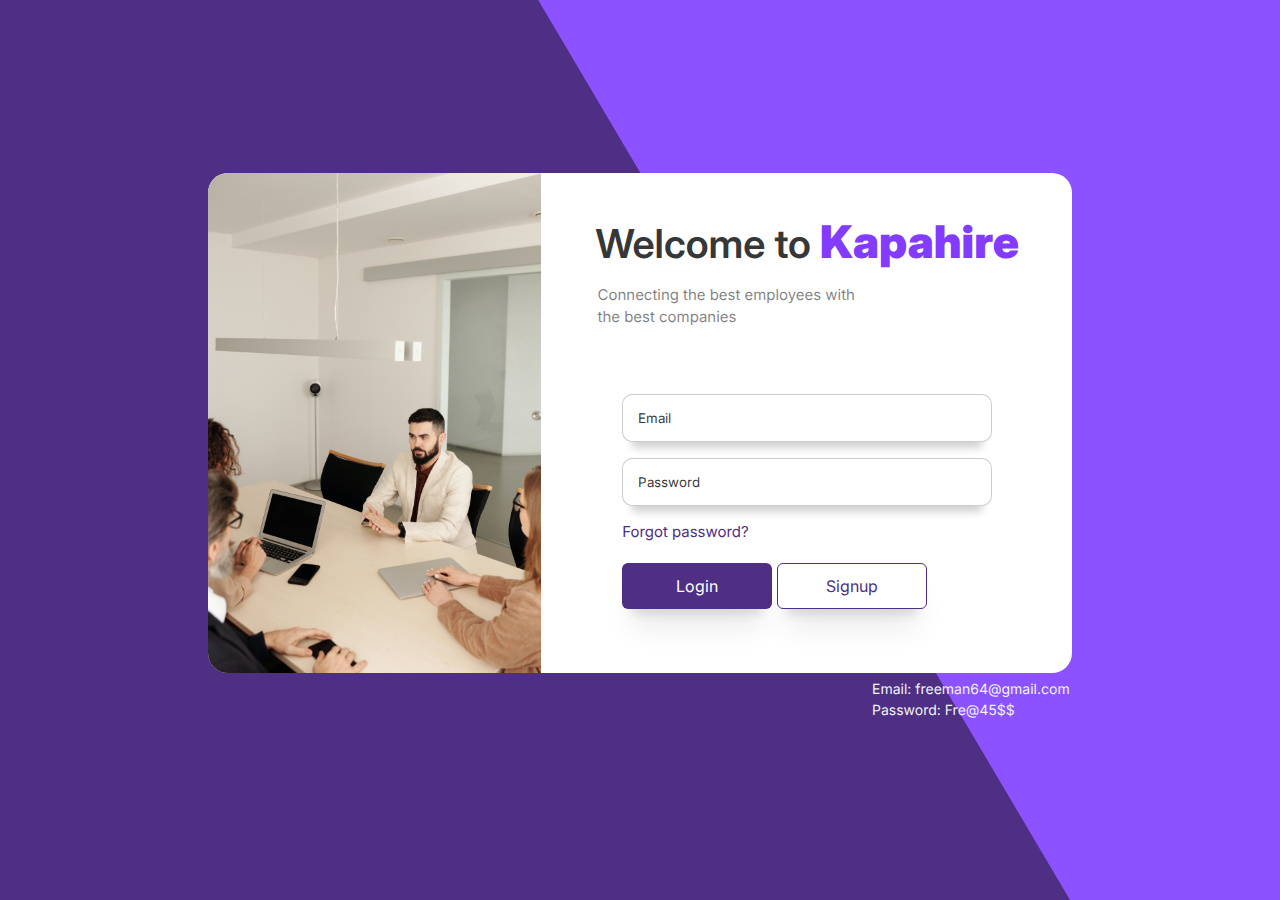
<file: index.html>
<!DOCTYPE html>
<html lang="en" dir="ltr">
    <head>
        <meta charset="UTF-8">
        <meta name="viewport" content="width=device-width, intial scale=1.0">
        <meta name="author" content="Thelma Osifo">
        <meta name="description" content="Kapahire website">
        <meta name="keywords" content="findjobs, hire, jobs">
        <link rel="preconnect" href="https://fonts.googleapis.com">
        <link rel="preconnect" href="https://fonts.gstatic.com" crossorigin>
        <link rel="stylesheet" href="https://fonts.googleapis.com/css2?family=Inter:wght@400;600;700&family=Nunito+Sans:wght@400;600;700&display=swap" >
        <link rel="stylesheet" href="https://cdnjs.cloudflare.com/ajax/libs/font-awesome/6.2.0/css/all.min.css" integrity="sha512-xh6O/CkQoPOWDdYTDqeRdPCVd1SpvCA9XXcUnZS2FmJNp1coAFzvtCN9BmamE+4aHK8yyUHUSCcJHgXloTyT2A==" crossorigin="anonymous" referrerpolicy="no-referrer" />
        <title>Kapahire Login</title>
        <link rel="shortcut icon" href="assets/img/favicon.png?v=2" type="image/x-icon">
        <link rel="stylesheet" href="assets/style/style.css" media="screen">
        <script src="assets/script/script.js" defer></script>
    </head>
    <body>
        <main>
            <div class="container">
                <div class="login-page">
                    <div class="login-image">
                        <img src="./assets/img/login.jpg">
                    </div>
                    <div class="login-form">
                        <h2>Welcome to <span>Kapahire</span></h2>
                        <p class="note">Connecting the best employees with the best companies</p>

                        
                        <form>
                            <div class="message"></div>
                            <input type="text" class="email" placeholder="Email" required>
                            <input type="password" class="password" placeholder="Password" required>

                            <p class="password-reset"><a href="#">Forgot password?</a></p>

                            <input type="button" id="login" name="Login" value="Login">
                            <input type="button" id="signup" name="Signup" value="Signup">
                        </form>
                    </div>
                </div>
                <div class="credentials">
                    <p>Email: freeman64@gmail.com</p>
                    <p>Password: Fre@45$$</p>
                </div>
            </div>
        </main>
    </body>
</html>
</file>
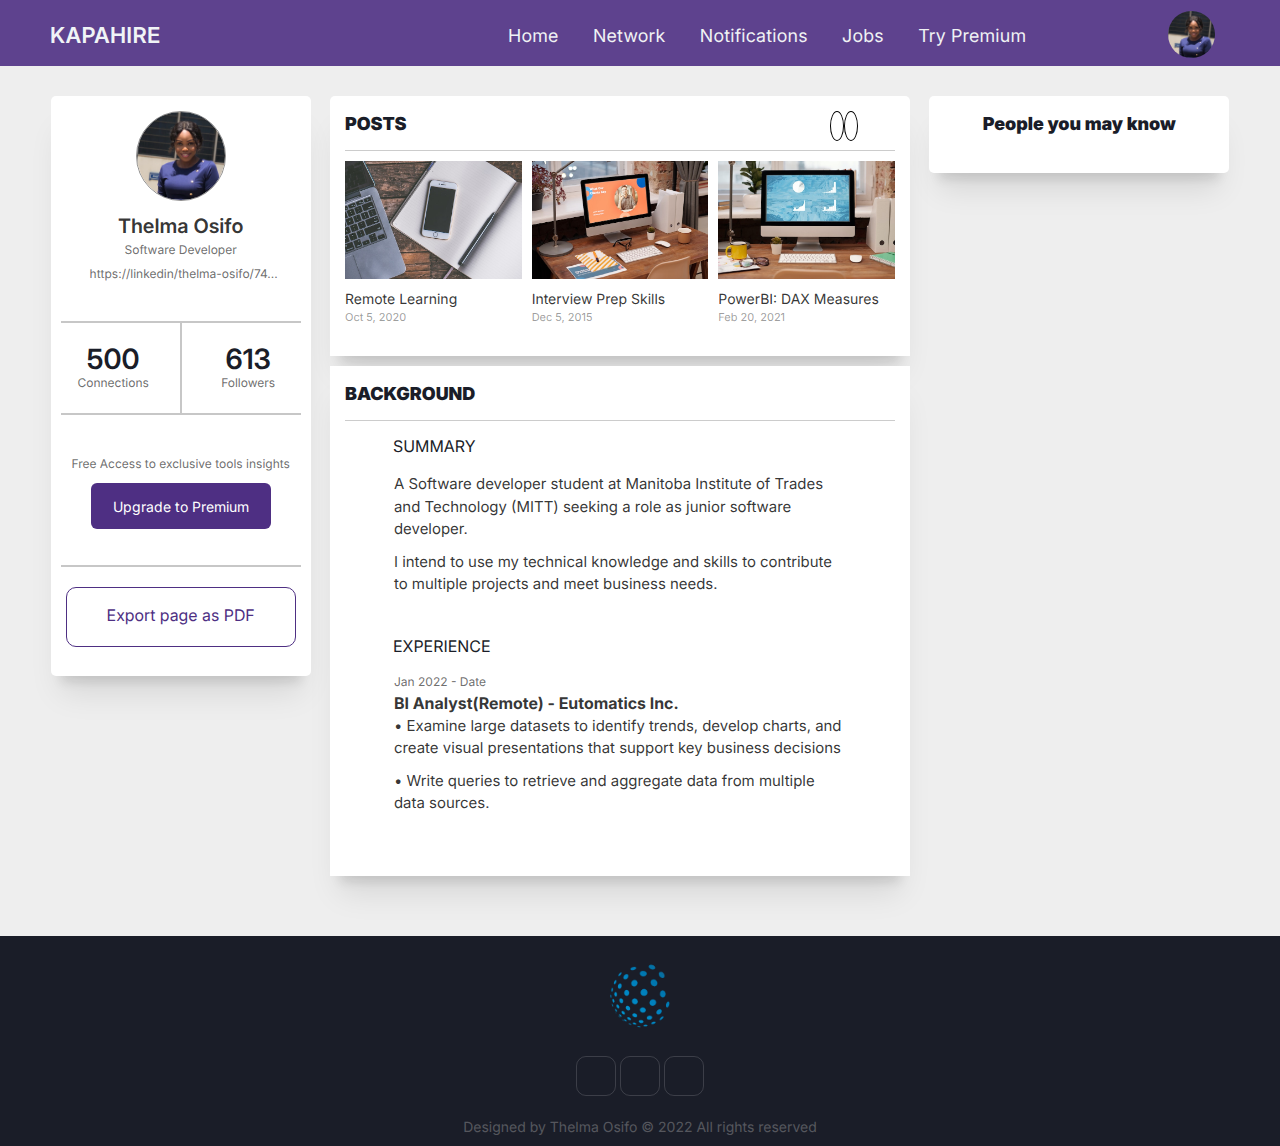
<file: home.html>
<!DOCTYPE html>
<html lang="en" dir="ltr">
    <head>
        <meta charset="UTF-8">
        <meta name="viewport" content="width=device-width, intial scale=1.0">
        <meta name="author" content="Thelma Osifo">
        <meta name="description" content="Kapahire website">
        <meta name="keywords" content="findjobs, hire, jobs">
        <link rel="preconnect" href="https://fonts.googleapis.com">
        <link rel="preconnect" href="https://fonts.gstatic.com" crossorigin>
        <link rel="stylesheet" href="https://fonts.googleapis.com/css2?family=Inter:wght@400;600;700&family=Nunito+Sans:wght@400;600;700&display=swap" >
        <link rel="stylesheet" href="https://cdnjs.cloudflare.com/ajax/libs/font-awesome/6.2.0/css/all.min.css" integrity="sha512-xh6O/CkQoPOWDdYTDqeRdPCVd1SpvCA9XXcUnZS2FmJNp1coAFzvtCN9BmamE+4aHK8yyUHUSCcJHgXloTyT2A==" crossorigin="anonymous" referrerpolicy="no-referrer" />
        <title>Kapahire-Thelma</title>
        <link rel="shortcut icon" href="assets/img/favicon.png?v=2" type="image/x-icon">
        <link rel="stylesheet" href="assets/style/home.css" media="screen">
        <script src="assets/script/index.js" defer></script>
    </head>
    <body>
        <main>
            <header>
                <div class="container flexbox">
                    <div class="title"><h1>Kapahire</h1></div>
                    <nav>
                        <ul>
                            <li><a href="#">Home</a></li>
                            <li><a href="#">Network</a></li>
                            <li><a href="#">Notifications</a></li>
                            <li><a href="#">Jobs</a></li>
                            <li><a href="#">Try Premium</a></li>
                        </ul>
                    </nav>
                    
                    <div class="profile">
                        <img src="./assets/img/profile.jfif">
                    </div>
                </div>
            </header>

            <section>
                <div class="container">
                    <div class="columns">
                        <div class="profile-info">
                            <div class="profile-image">
                                <img src="./assets/img/profile.jfif">
                            </div>

                            <div class="profession">
                                <p>Thelma Osifo</p>
                                <P>Software Developer</P>
                                <p><i class="fa-solid fa-link"></i> https://linkedin/thelma-osifo/74...</p>
                            </div>
                            <div class="divider"></div>

                            <div class="analytics">
                                <div class="connections">
                                    <span>500</span>
                                    <p>Connections</p>
                                </div>

                                <div class="divider"></div>

                                <div class="followers">
                                    <span>613</span>
                                    <p>Followers</p>
                                </div>
                            </div>
                            <div class="divider"></div>

                            <div class="upgrade">
                                <p>Free Access to exclusive tools insights</p>
                                <button>Upgrade to Premium</button>
                            </div>
                            <div class="divider"></div>

                            <div class="export">
                                <p><i class="fa-solid fa-file-export"></i> Export page as PDF</p>
                            </div>
                        </div>
                        <div class="posts">
                            <div class="box1">
                                <div class="header">
                                    <p>Posts</p>
                                    <div class="icons">
                                        <i class="fa-solid fa-chevron-left"></i>
                                        <i class="fa-solid fa-chevron-right"></i>
                                    </div>
                                </div>
                                <div class="social-posts">
                                    <div class="post post1">
                                        <img src="./assets/img/image1.jpg">
                                        <p>Remote Learning</p>
                                        <p>Oct 5, 2020</p>
                                    </div>
                                    <div class="post post2">
                                        <img src="./assets/img/image2.jpg">
                                        <p>Interview Prep Skills</p>
                                        <p>Dec 5, 2015</p>
                                    </div>
                                    <div class="post post3">
                                        <img src="./assets/img/image3.jpg">
                                        <p>PowerBI: DAX Measures</p>
                                        <p>Feb 20, 2021</p>
                                    </div>
                                </div>
                            </div>
                            <div class="background">
                                <div class="header">
                                    <p>Background</p>
                                </div>
                                <div class="subheading">
                                    <i class="fa-solid fa-clipboard-list"></i>
                                    <h3>Summary</h3>
                                </div>
                                <div class="summary">
                                    <p>
                                        A Software developer student at Manitoba Institute of Trades and Technology
                                        (MITT) seeking a role as junior software developer. 
                                    </p>
                                    <p>
                                        I intend to use my technical knowledge
                                        and skills to contribute to multiple projects and meet business needs.
                                    </p>
                                </div>

                                <div class="subheading">
                                    <i class="fa-solid fa-suitcase"></i>
                                    <h3>Experience</h3>
                                </div>
                                <div class="summary">
                                    <h6>Jan 2022 - Date</h6>
                                    <h4>BI Analyst(Remote) - Eutomatics Inc.</h4>
                                    <p>
                                       • Examine large datasets to identify trends, develop charts, and 
                                        create visual presentations that support key business decisions
                                    </p>
                                    <p>
                                        • Write queries to retrieve and aggregate data from multiple
                                        data sources.
                                    </p>
                                </div>
                            </div>
                        </div>
                        <div class="friends">
                            <p>People you may know</p>

                            <div class="other-users"></div>
                        </div>
                    </div>
                </div>
            </section>

            <div class="logout">
                <a href=#><i class="fa-solid fa-right-from-bracket"></i> Logout</a>
            </div>

            <footer>
                <div class="container footer">
                    <div class="logo">
                        <img src="./assets/img/favicon.png" alt="Logo">
                    </div>
                    <div class="social-icons">
                        <ul>
                            <li><a href= #><i class="fa-brands fa-facebook"></i></a></li>
                            <li><a href= #><i class="fa-brands fa-instagram"></i></a></li>
                            <li><a href= #><i class="fa-brands fa-twitter"></i></a></li>
                        </ul>   
                        <p class="copyright">Designed by Thelma Osifo &copy; 2022 All rights reserved</p>
                    </div>
                </div>
            </footer>
        </main>
    </body>
</html>
</file>
<file: assets/style/style.css>
@import './reset.css';

:root {
    --app-dark-bg:#1a1d28;
    --app-blue:#3c57ff;
    --app-blue-hover:#233ff8;
    --app-purple-hover: #7526fd;
    --app-purple:#833cff;
    --app-light-purple: #4e2f83;
    --app-light-bg: #f0f4f6;
    --app-border-radius: 10px;
    --text-color: rgb(0, 0, 0, 0.8);;
}

html {
    scroll-behavior: smooth;
    transition: all 0.25s ease-in-out;
}

body {
    background: #1a1d28 url(../img/bg.png) center center / cover no-repeat fixed;
    /* background-color: #4e2f83; */
    height:100vh;
    overflow: hidden;
}

main {
    display: grid;
    place-items: center;
    height: 100vh;
    height: calc(var(--vh, 1vh) * 100);
}

.container {
    width: min(100% - 30px, 1080px);
    margin-inline: auto;
}

/* -------------------------------- */
/*              Loginpage           */
/* -------------------------------- */
.login-page {
    width: 80%;
    height: 500px;
    background-color: #fff;
    border: none;
    border-radius: 20px;
    display: flex;
    place-items: center;
    margin-inline: auto;
    flex-direction: row;
    
}

.login-image {
    width: 335px;
    height: 500px;
    border: none;
}

img {
    max-width: 100%;
    max-height: 100%;
    border-top-left-radius: 20px;
    border-bottom-left-radius: 20px;
}


/* -------------------------------- */
/*              Form                */
/* -------------------------------- */

.login-form {
    width: 530px;
    height: 500px;
    border: none;
    padding: 20px 20px;
}

.login-form h2 {
    margin-top: 15px;
    font-size: 40px;
    font-weight: 600;
    text-align: center;
    color: var(--text-color);
}

.login-form .note {
    margin-top: 8px;
    margin-left: 30px;
    border: none;
    padding: 0px 5px;
    width: 280px;
    font-size: 15px;
    font-weight: 400;
    text-align: left;
    color: rgb(0, 0, 0, 0.5);
}

.login-form h2 span {
    color: var(--app-purple);
    font-size: 45px;
    font-weight: 900;
}

form {
    margin-top: 15px;
    border: none;
    width: 400px;
    padding: 15px;
    height: 300px;
    margin-inline: auto;
}

input[type=text], input[type=password] {
    width: 100%;
    padding:15px 15px;
    display: inline-block;
    border: 1px solid rgb(0, 0, 0, 0.2);
    box-sizing: border-box;
    margin: 8px 0;
    border-radius: var(--app-border-radius);
    outline: none;
    border-bottom-width: 1px;
    box-shadow: rgba(0, 0, 0, 0.1) 0px 15px 10px -10px, rgba(0, 0, 0, 0.1) 0px 16px 10px -10px;
}

input[type=text] {
    margin-top: 10px;
}

input[type=text]:focus, input[type=password]:focus {
    border: 1px solid rgb(0, 0, 0, 0.3);
}

::placeholder {
    color: var(--text-color);
}

.password-reset {
    margin-top: 5px;
}

.password-reset a {
    font-size: 15px;
    color: #4e2f83;
    text-decoration: none;
}

/* -------------------------------- */
/*            Buttons               */
/* -------------------------------- */

input[type=button] {
    color: #fff;
    font-size: 16px;
    background-color: var(--app-light-purple);
    border: none;
    width: 150px;
    height: 46px;
    padding: 10px;
    margin: 20px 0;
    cursor: pointer;
    border-radius: 6px;
    text-align: center;
    box-shadow: rgba(0, 0, 0, 0.1) 0px 26px 30px -10px, rgba(0, 0, 0, 0.1) 0px 16px 10px -10px;
    transition: all 0.25s ease-in-out;
}

.button {
    text-align: center;
}

input[type="button"]:hover {
    background-color: var(--app-purple-hover);
}

#signup {
    background-color: #fff;
    color: var(--app-light-purple);
    border: 1px solid var(--app-light-purple);
}

#signup:hover {
    background-color: var(--app-light-purple);
    color: #fff;
}

/* -------------------------------- */
/*           Error Message          */
/* -------------------------------- */

.message {
    color: #c12020; 
    font-weight: 400;
    font-size: 14px;
    border: none;
    height: 25px;
    padding: 0 3px;
    visibility: hidden; 
    opacity: 0;
}

.message.is-visible {
    visibility: visible;
    opacity: 1;
}

/* -------------------------------- */
/*             credentials          */
/* -------------------------------- */

.credentials {
    border: none;
    padding: 2px;
    height: 50px;
    width: 310px;
    margin: 4px 0 0 auto;
}

.credentials p {
    color: #f0f4f6;
    font-size: 14px;
}

/* -------------------------------- */
/*          Media Queries           */
/* -------------------------------- */

@media only screen  and (max-width: 1100px) {

    .login-image {
        display: none;
        border: none;
    }

    .login-page {
        width: 60%;
        height: 500px;
        
    }

    .login-form {
        width: 530px;
        height: 500px;
        border: none;
        padding: 20px 20px;
        margin-inline: auto;
    }
    
    .login-form .note {
        border: none;
        width: 300px;
        text-align: left;
    }

    input[type=button] {
        margin-inline: auto;
    }
        
}

@media only screen  and (max-width: 920px) {

    .login-page {
        width: 50%;
        height: 520px; 
    }

    .login-form {
        width: 530px;
        height: 500px;
        border: none;
        padding: 20px 20px;
        margin-inline: auto;
    }
    
    .login-form .note {
        border: none;
        width: 320px;
        margin-top: 8px;
        margin-left: 16%;
        text-align: left;
    }

    .login-form h2 {
        margin-top: 20px;
        font-size: 30px;
        font-weight: 600;
    }
    
    .login-form h2 span {
        font-size: 35px;
        font-weight: 900;
    }

    form:not(p)  {
        margin-top: 5px;
        border: none;
        width: 320px;
        padding: 15px;
        height: 320px;
        margin-inline: auto;
        text-align: center;
    }
    
    input[type=text], input[type=password] {
        width: 100%;
        padding:15px 15px;
    }

    input[type=button] {
        margin: 40px 0;
        width: 140px;
        margin-inline: auto;
    }

    .password-reset a {
        font-size: 14px;
        margin-left: 58%;
    }

        
}

@media only screen  and (max-width: 890px) {

    .login-page {
        width: 70%;
        height: 520px; 
    }

    .login-form {
        width: 530px;
        height: 500px;
        border: none;
        padding: 20px 20px;
        margin-inline: auto;
    }
    
    .login-form .note {
        border: none;
        width: 280px;
        margin-inline: auto;
        text-align: center;
    }

    .login-form h2 {
        margin-top: 20px;
        font-size: 28px;
        font-weight: 600;
        margin-inline: auto;
    }
    
    .login-form h2 span {
        font-size: 30px;
        font-weight: 600;
    }

    form:not(p)  {
        margin-top: 5px;
        border: none;
        width: 320px;
        padding: 15px;
        height: 320px;
        margin-inline: auto;
        text-align: center;
    }
    
    input[type=text], input[type=password] {
        width: 100%;
        padding:15px 15px;
    }

    input[type=button] {
        margin: 40px 0;
        width: 140px;
        margin-inline: auto;
    }

    .password-reset a {
        font-size: 14px;
        margin-left: 58%;
    }
        
}


@media only screen  and (max-width: 480px) {

    .login-page {
        width: 100%;
        height: 520px;
        background-color: rgba(255, 255, 255, 0.9);
        backdrop-filter: blur(10px);
    }

    .login-form {
        width: 350px;
        height: 500px;
        border: none;
        padding: 15px 10px;
        margin-inline: auto;
    }
    
    .login-form .note {
        border: none;
        width: 290px;
        margin-inline: auto;
        text-align: left;
        font-size: 14px;
    }

    .login-form h2 {
        margin-top: 25px;
        font-size: 25px;
        font-weight: 500;
    }
    
    .login-form h2 span {
        font-size: 32px;
        font-weight: 600;
    }

    form:not(p)  {
        margin-top: 25px;
        border: none;
        width: 300px;
        padding: 10px 8px;
        height: 320px;
        margin-inline: auto;
        text-align: center;
    }
    
    input[type=text], input[type=password] {
        width: 100%;
        padding:15px 15px;
        box-shadow: none;
    }

    input[type=button] {
        margin: 40px 0;
        width: 137px;
        margin-inline: auto;
    }

    .password-reset a {
        margin-left: 57%;
    }

    .credentials {
        display: none;
    }

    .message {
        font-weight: 400;
        font-size: 13px;
    }
        
}

@media only screen  and (max-width: 400px) {

    .login-page {
        width: 100%;
        height: 520px;
    }

    .login-form {
        width: 280px;
        height: 500px;
        border: none;
        padding: 15px 10px;
        margin-inline: auto;
    }
    
    .login-form .note {
        width: 260px;
        font-size: 14px;
    }

    .login-form h2 {
        margin-top: 23px;
        font-size: 23px;
        font-weight: 400;
    }
    
    .login-form h2 span {
        font-size: 28px;
        font-weight: 600;
    }

    form:not(p)  {
        margin-top: 25px;
        border: none;
        width: 260px;
    }

    input[type=button] {
        margin: 40px 0;
        width: 115px;
        margin-inline: auto;
    }

    .password-reset a {
        margin-left: 50%;
    }
        
}
</file>
<file: assets/style/home.css>
@import './reset.css';

:root {
    --app-dark-blue:#1a1d28;
    --app-blue:#3c57ff;
    --app-blue-hover:#233ff8;
    --app-purple-hover: #7526fd;
    --app-light-purple: #4e2f83;
    --app-purple:#833cff;
    --app-light-bg: rgba(221, 221, 221, 0.5);
    --app-border-radius: 10px;
    --text-color: rgb(0, 0, 0, 0.8);;
}

html {
    scroll-behavior: smooth;
    transition: all 0.25s ease-in-out;
}

body {
    background-color: var(--app-light-bg);
    height: 100vh;
    color: var(--text-color);
}

.container {
    width: min(100% - 15px, 1180px);
    margin-inline: auto;
}

/* -------------------------------- */
/* Header                           */
/* -------------------------------- */

header {
    width: 100%;
    height: 66px;
    overflow: hidden;
    background-color: rgb(78, 47, 131, 0.9);
    border: none;
    padding: 8px 0px;
}
  
.flexbox {
    display: flex;
}

.title {
    width: 30%;
    height: 46px;
}

.title h1 {
    font-size: 22px;
    font-weight: 600;
    color: #f0f4f6;
    line-height: 56px;
    text-transform: uppercase;
    letter-spacing: 0.3px;
}

/* form {
    width: 14%;
    text-align: right;
}
  
form input {
    display: inline;
    line-height: 36px;
    margin: 10px 0;
}
  
form input[type="search"] {
    width: 150px;
    height: 36px;
    padding: 0 30px 0 38px;
    font-size: 15px;
    font-weight: 300;
    text-align: left;
    color: #f0f4f6;
    background: transparent url(../img/search-icon.png) no-repeat 10px 10px;
    border: 1px solid rgb(255, 255, 255, 0.3);
    border-radius: 25px;
    text-decoration: none;
    background-size: 17px;
    transition: border-color 0.25s ease-in-out;
}
  
form input[type="search"]:hover {
    border: 1px solid rgb(255, 255, 255, 0.6);
} */
  

nav {
    width: 70%;
    text-align: center;
}

nav ul {
    list-style: none;
}

nav ul li {
    display: inline;
    line-height: 56px;
    cursor: default;
}

nav ul li a {
    font-size: 18px;
    color: #f0f2f4;
    font-weight: 400;
    text-decoration: none;
    letter-spacing: 0.2px;
    cursor: pointer;
    transition: all 0.25s ease-in-out;
}

nav ul li a:hover {
    color: var(--text-color);
}

nav ul li + li {
    margin-left: 30px;
}

.profile {
    width: 50px;
    height: 50px;
    border: none;
    text-align: right;
    margin: 3px 15px;
    border-radius: 50%;
    cursor: pointer;
    position: relative;
}

.profile img, .profile-image img {
    max-width: 100%;
    max-height: 100%;
    border-radius: 50%;
}

/* -------------------------------- */
/* Kaphire page                     */
/* -------------------------------- */

section {
    margin-top: 30px;
    width: 100%;
    height: 100%;
}

.columns {
    border: none;
    width: 100%;
    height: 100%;
    display: flex;
    flex-direction: row;
    flex-wrap: wrap;
    gap: 18px;
}

/* -------------------------------- */
/* Profile Info                     */
/* -------------------------------- */

.profile-info {
    width: 260px;
    height: 480px;
    border: none;
    padding: 15px 10px;
    height: 580px;
    border-radius: 5px;
    background-color: #fff;
    margin-inline: auto;
    box-shadow: rgba(0, 0, 0, 0.1) 0px 26px 30px -10px, rgba(0, 0, 0, 0.1) 0px 16px 10px -10px;
}

.profile-image {
    width: 90px;
    height: 90px;
    border: 1px solid rgba(31, 30, 30, 0.5);
    margin: 0px auto;
    border-radius: 50%;
}

.profession {
    height: 110px;
    margin-top: 10px;
    border: none;
    text-align: center;
}

.profession p {
    font-size: 20px;
    font-weight: 600;
}

.profession p + p, .analytics p, .upgrade p, .summary h6 {
    color: rgb(73, 73, 73, 0.8);
    font-size: 12px;
    font-weight: 400;
}

.profession i {
    margin-top: 10px;
    margin-left: auto;
    margin-right: 0;
    border-radius: 50%;
    padding: 3px;
    font-size: 18px;
    width: 30px;
    height: 30px;
    color: var(--app-light-purple);
    cursor: pointer;
    transition: all 0.25s ease-in-out;
}

.profession i:hover {
    color: var(--app-purple-hover);
}

.divider {
    width: 100%;
    height: 2px;
    background-color: rgb(71, 71, 71, 0.3);
    margin-top: 0px;
}

.analytics {
    border: none;
    height: 90px;
    display: flex;
    flex-direction: row;
    justify-content: space-between;
}

.analytics .divider {
    height: 100%;
    width: 2px;
}

.connections, .followers {
    width: 105px;
    height: 90px;
    padding: 15px 10px;
    text-align: center;
    border: none;
    background-color: #fff;
}

.analytics span {
    text-align: center;
    font-size: 28px;
    font-weight: 600;
    color: var(--app-dark-blue);
}

.analytics P {
    line-height: 6px;
}

.upgrade, .export {
    padding: 15px 10px;
    background-color: #fff;
    height: 150px;
    text-align: center;
    border-radius: var(--app-border-radius);
}

.upgrade p {
    margin-top: 25px;
}

.upgrade button {
    color: #fff;
    font-size: 14px;
    background-color: var(--app-light-purple);
    color: #fff;
    border: none;
    width: 180px;
    height: 46px;
    padding: 10px;
    margin: 10px auto;
    cursor: pointer;
    border-radius: 6px;
    text-align: center;
    transition: all 0.25s ease-in-out;
}

button:hover {
    background-color: var(--app-purple-hover);
}

.export {
    margin: 20px auto;
    color: var(--app-light-purple);
    background-color: #fff;
    border: 1px solid var(--app-light-purple);
    height: 60px;
    width: 230px;
    cursor: pointer;
    /* box-shadow: rgba(0, 0, 0, 0.1) 0px 26px 30px -10px, rgba(0, 0, 0, 0.1) 0px 16px 10px -10px; */
}


/* -------------------------------- */
/* Post page                        */
/* -------------------------------- */

.posts {
    width: 580px;
    height: 100%;
    border: none;
    margin-inline: auto;
}

.box1 {
    border: none;
    background-color: #fff;
    border-top-left-radius: 5px;
    border-top-right-radius: 5px;
    padding: 15px;
    box-shadow: rgba(0, 0, 0, 0.1) 0px 26px 30px -10px, rgba(0, 0, 0, 0.1) 0px 16px 10px -10px;
}

.header {
    border-bottom: 1px solid rgb(0, 0, 0, 0.2);
    height: 40px;
    display: flex;
    flex-direction: row;
}

.header p {
    text-transform: uppercase;
    font-size: 18px;
    font-weight: 900;
    color: var(--app-dark-blue);
}

.header .icons {
    width: 65px;
    border: none;
    margin-right: 0;
    margin-left: auto;
}

.header .icons i {
    border-radius: 50%;
    border: 1px solid #000;
    padding: 2px 6px;
    font-size: 20px;
    width: 30px;
    height: 30px;
    cursor: pointer;
}

.header .icons i:hover {
    color: var(--app-light-purple);
}

.social-posts {
    margin-top: 10px;
    height: 180px;
    border: none;
    display: flex;
    flex-direction: row;
    gap: 10px;
}

.post {
    width: 180px;
    height: 150px;
    border: none;
    cursor: pointer;
}

.post p {
    margin-top: 10px;
    font-size: 14px;
    color: var(--text-color);
    text-overflow: ellipsis;
    overflow: hidden;
    white-space: nowrap;
    height: 20px;
}

.post p + P {
    margin-top: 0px;
    font-size: 11px;
    color:rgba(0, 0, 0, .4);
    pointer-events: none;
}

.post p:hover {
    color: #000;
}

/* -------------------------------- */
/* Background                       */
/* -------------------------------- */

.background {
    margin-top: 10px;
    border: none;
    height: 510px;
    padding: 15px 15px;
    background-color: #fff;
    box-shadow: rgba(0, 0, 0, 0.1) 0px 26px 30px -10px, rgba(0, 0, 0, 0.1) 0px 16px 10px -10px;
}

.subheading {
    border: none;
    margin-top: 10px;
    height: 32px;
    display: flex;
    flex-direction: row;
}

.background .subheading ~ .subheading {
    margin-top: 35px;
}

.subheading i, .logout i {
    border-radius: 50%;
    border: none;
    padding: 2px 6px;
    font-size: 25px;
    width: 35px;
    height: 35px;
}

.subheading h3 {
    margin-left: 10px;
    color: var(--app-dark-blue);
    text-transform: uppercase;
    font-weight: 400;
    font-size: 16px;
    padding: 3px;
}

.summary {
    margin-top: 10px;
    border: none;
    width: 460px;
    padding: 0px 4px;
    margin-inline: auto;
}

.summary p {
    font-size: 15px;
    text-align: left;
}

.summary p + p {
    margin-top: 10px;
}

/* -------------------------------- */
/* Friends                          */
/* -------------------------------- */
.friends {
    width: 300px;
    height: 100%;
    border-radius: 5px;
    background-color: #fff;
    padding: 15px;
    text-align: center;
    margin-inline: auto;
    box-shadow: rgba(0, 0, 0, 0.1) 0px 26px 30px -10px, rgba(0, 0, 0, 0.1) 0px 16px 10px -10px;
}

.friends p {
    font-size: 18px;
    font-weight: 900;
    color: var(--app-dark-blue);
}

.other-users {
    margin-top: 20px;
    border: none;
}

.user {
    width: 100%;
    height: 80px;
    margin-top: 5px;
    border-bottom: 1px solid rgb(0, 0, 0, 0.2);
    padding: 10px;
    background-color: #fff;
    display: flex;
    flex-direction: row;
    cursor: pointer;
    transition: all 0.25s ease-in-out;
}

.image {
    width: 55px;
    height: 55px;
    border: none;
    text-align: right;
    border-radius: 50%;
}

.user img {
    max-width: 100%;
    max-height: 100%;
    border-radius: 50%;
}

.userinfo {
    border: none;
    width: 180px;
    height: 55px;
    padding: 4px 10px;
}

.user:hover {
    background-color: rgba(243, 241, 241, 0.8);
}

.userinfo p {
    text-align: left;
    color: var(--app-dark-blue);
    font-size: 16px;
    font-weight: 500;
}

.userinfo P + P {
    color: rgb(73, 73, 73, 0.8);
    font-size: 14px;
}

/* -------------------------------- */
/*            logout                */
/* -------------------------------- */

.logout {
    width: 150px;
    height: 46px;
    padding: 10px 20px;
    border: none;
    border-radius: 5px;
    background-color: #fff;
    position: absolute;
    top: 6%;
    right: 8%;
    visibility: hidden;
    opacity: 0; 
}

.logout.is-visible {
    visibility: visible;
    opacity: 1;
}

.logout i {
    padding: 6px 7px;
    border: none;
    font-size: 18px;
    width: 30px;
    height: 30px;
    color: var(--app-light-purple);
}

.logout a {
    font-size: 18px;
    text-decoration: none;
    color: var(--text-color);
}

.logout a:hover {
    color: var(--app-purple-hover);
}


/* -------------------------------- */
/*           Footer                 */
/* -------------------------------- */

footer {
    width: 100%;
    height: 210px;
    overflow: hidden;
    border: none;
    margin-top: 60px;
    padding: 10px;
    background-color: #1a1d28;
}

.footer {
    display: flex;
    flex-direction: column;
}

.logo {
    border: none;
    border-radius: var(--app-border-radius);
    width: 100px;
    height: 100px;
    margin-inline: auto;
}

.social-icons {
    height: 100px;
    margin-inline: auto;
    padding: 10px;
    border: none;
}
  
.social-icons ul {
    list-style: none;
    text-align: center;
}
  
.social-icons ul li {
    display: inline-block;
    width: 40px;
    height: 40px;
    text-align: center;
    overflow: hidden;
}
  
.social-icons ul li a {
    display: inline-block;
    width: 40px;
    height: 40px;
    font-size: 28px;
    color: #fff;
    border: 1px solid rgb(255 255 255 / 0.15);
    border-radius: var(--app-border-radius);
}
    
.fa-brands:hover  {
    color: var(--app-light-purple);
    transition: background-color 0.25s ease-in-out;
}
  
p.copyright {
    font-size: 14px;
    color:  #adadad;
    opacity: 0.4;
    font-weight: 400; 
    text-align: center;
    margin-top: 15px;
}

/* -------------------------------- */
/*          Media Queries           */
/* -------------------------------- */

@media only screen and (max-width: 1080px) {

    nav {
        width: 55%;
    }

    form input {
        display: none;
    }

    .profile-info {
        width: 250px;
        padding: 15px 10px;
        height: 580px;
    }

    .posts {
        width: 540px;
    }

}

@media only screen and (max-width: 980px) {

    nav ul li, form input {
        display: none;
    }

    .title h1 {
        font-size: 20px;
        font-weight: 500;
        line-height: 56px;
    }

    .profile-info {
        width: 280px;
        padding: 15px 10px;
        height: 580px;
    }
    
    .profession p {
        font-size: 18px;
    }
    
    .profession p + p, .analytics p, .upgrade p, .summary h6 {
        font-size: 11px;
    }
    
    .divider {
        height: 1px;
    }
    
    .analytics P {
        line-height: 6px;
    }
    
    .upgrade, .export {
        height: 150px;
    }
    
    .upgrade p {
        margin-top: 25px;
    }
    
    .upgrade button {
        font-size: 14px;
        width: 160px;
        height: 46px;
    }
    
    .export {
        height: 50px;
        width: 180px;
    }

    .export p {
        font-size: 14px;
    }

    .posts {
        width: 480px;
    }

    .post p {
        margin-top: 10px;
        font-size: 12px;
    }

    .background {
        margin-top: 10px;
        height: 510px;
        padding: 15px 15px;
    }
    
    .subheading {
        border: none;
        margin-top: 10px;
        height: 32px;
        display: flex;
        flex-direction: row;
    }
    
    .background .subheading ~ .subheading {
        margin-top: 35px;
    }
    
    .subheading h3 {
        margin-top: 2px;
        font-size: 14px;
        padding: 3px;
    }
    
    .summary {
        width: 400px;
    }
    
    .summary p {
        font-size: 13px;

    }
    
    .summary p + p {
        margin-top: 10px;
    } 

    .friends {
        width: 380px;
        height: 100%;
    }

    .logout {
        top: 5%;
        right: 10%;
    }
}

@media only screen and (max-width: 800px) {

    .profile-info {
        width: 480px;
        padding: 15px 10px;
        height: 580px;
    }
    
    .posts {
        margin-inline: auto;
        width: 480px;
    }

    .friends {
        width: 480px;
        height: 100%;
    }

    .analytics {
        width: 320px;
        margin-inline: auto;
        height: 100px;
    }
    
    
}

@media only screen and (max-width: 750px) {

    .title h1 {
        font-size: 18px;
    }

    .profile-info {
        width: 380px;
        padding: 15px 10px;
        height: 580px;
    }
    
    .profession p + p, .analytics p, .upgrade p, .summary h6 {
        font-size: 13px;
    }
    
    .divider {
        height: 1px;
    }

    .analytics {
        width: 300px;
        margin-inline: auto;
        height: 100px;
    }
    
    .analytics P {
        line-height: 6px;
    }
    
    .upgrade, .export {
        height: 150px;
    }
    
    .upgrade p {
        margin-top: 25px;
    }
    
    .upgrade button {
        font-size: 14px;
        width: 160px;
        height: 46px;
    }
    
    .export {
        height: 50px;
        width: 180px;
    }

    .export p {
        font-size: 14px;
    }

    .posts {
        margin-inline: auto;
        width: 380px;
    }

    .background {
        height: 100%;
    }
    
    .subheading {
        border: none;
        margin-top: 10px;
        height: 32px;
        display: flex;
        flex-direction: row;
    }
    
    .subheading h3 {
        margin-top: 2px;
        font-size: 14px;
        padding: 3px;
    }
    
    .summary {
        width: 290px;
    }
    
    .summary p {
        margin-top: 4px;
        font-size: 13px;
    }

    .summary p + P {
        margin-top: 10px;
    }

    .summary h4 {
        font-size: 15px;
    }
    
    .social-posts {
        margin-top: 10px;
        height: 100%;
        flex-wrap: wrap;
        gap: 15px;
    }

    .box1 {
        border: none;
        height: 100%;
        padding: 15px;
    }

    .post {
        width: 250px;
        height: 250px;
        margin-inline: auto;
    }
    
    .post p {
        margin-top: 10px;
        font-size: 14px;
        color: var(--text-color);
    }

    .profile {
        width: 45px;
        height: 45px;
        margin: 6px 15px;
    }

    .friends {
        width: 380px;
        height: 100%;
    }
    
}

@media only screen and (max-width: 480px) {

    .title h1 {
        font-size: 20px;
    }

    .profile-info {
        width: 100%;
        padding: 15px 10px;
        height: 580px;
    }
    
    .profession p {
        font-size: 18px;
    }
    
    .profession p + p, .analytics p, .upgrade p, .summary h6 {
        font-size: 11px;
    }
    
    .divider {
        height: 1px;
    }
    
    .analytics span {
        text-align: center;
        font-size: 28px;
        font-weight: 600;
        color: var(--app-dark-blue);
    }
    
    .analytics P {
        line-height: 6px;
    }
    
    .upgrade, .export {
        height: 150px;
    }
    
    .upgrade p {
        margin-top: 25px;
    }
    
    .upgrade button {
        font-size: 14px;
        width: 160px;
        height: 46px;
    }
    
    .export {
        height: 50px;
        width: 180px;
    }

    .export p {
        font-size: 14px;
    }

    .posts {
        margin-inline: auto;
        width: 100%;
    }

    .background {
        height: 100%;
    }
    
    .subheading {
        border: none;
        margin-top: 10px;
        height: 32px;
        display: flex;
        flex-direction: row;
    }
    
    .subheading h3 {
        margin-top: 2px;
        font-size: 14px;
        padding: 3px;
    }
    
    .summary {
        width: 270px;
    }
    
    .summary p {
        margin-top: 4px;
        font-size: 13px;
    }

    .summary p + P {
        margin-top: 10px;
    }

    .summary h4 {
        font-size: 15px;
    }
    
    .social-posts {
        margin-top: 10px;
        height: 100%;
        flex-wrap: wrap;
        gap: 15px;
    }

    .box1 {
        border: none;
        height: 100%;
        padding: 15px;
    }

    .post {
        width: 250px;
        height: 100%;
        margin-inline: auto;
    }
    
    .post p {
        margin-top: 10px;
        font-size: 14px;
        color: var(--text-color);
    }

    .profile {
        width: 45px;
        height: 45px;
        margin: 6px 15px;
    }
    
    .profile img, .profile-image img {
        max-width: 100%;
        max-height: 100%;
        border-radius: 50%;
    }

    .friends {
        width: 100%;
        height: 100%;
    }

    .logout {
        width: 130px;
        height: 46px;
        padding: 10px 10px;
        top: 6%;
        right: 8%;
    }
}

@media only screen and (max-width:390px) {

    .title h1 {
        font-size: 19px;
    }

    .logout {
        width: 130px;
        height: 46px;
        padding: 10px 10px;
        top: 6%;
        right: 8%;
    }

    

}
</file>
